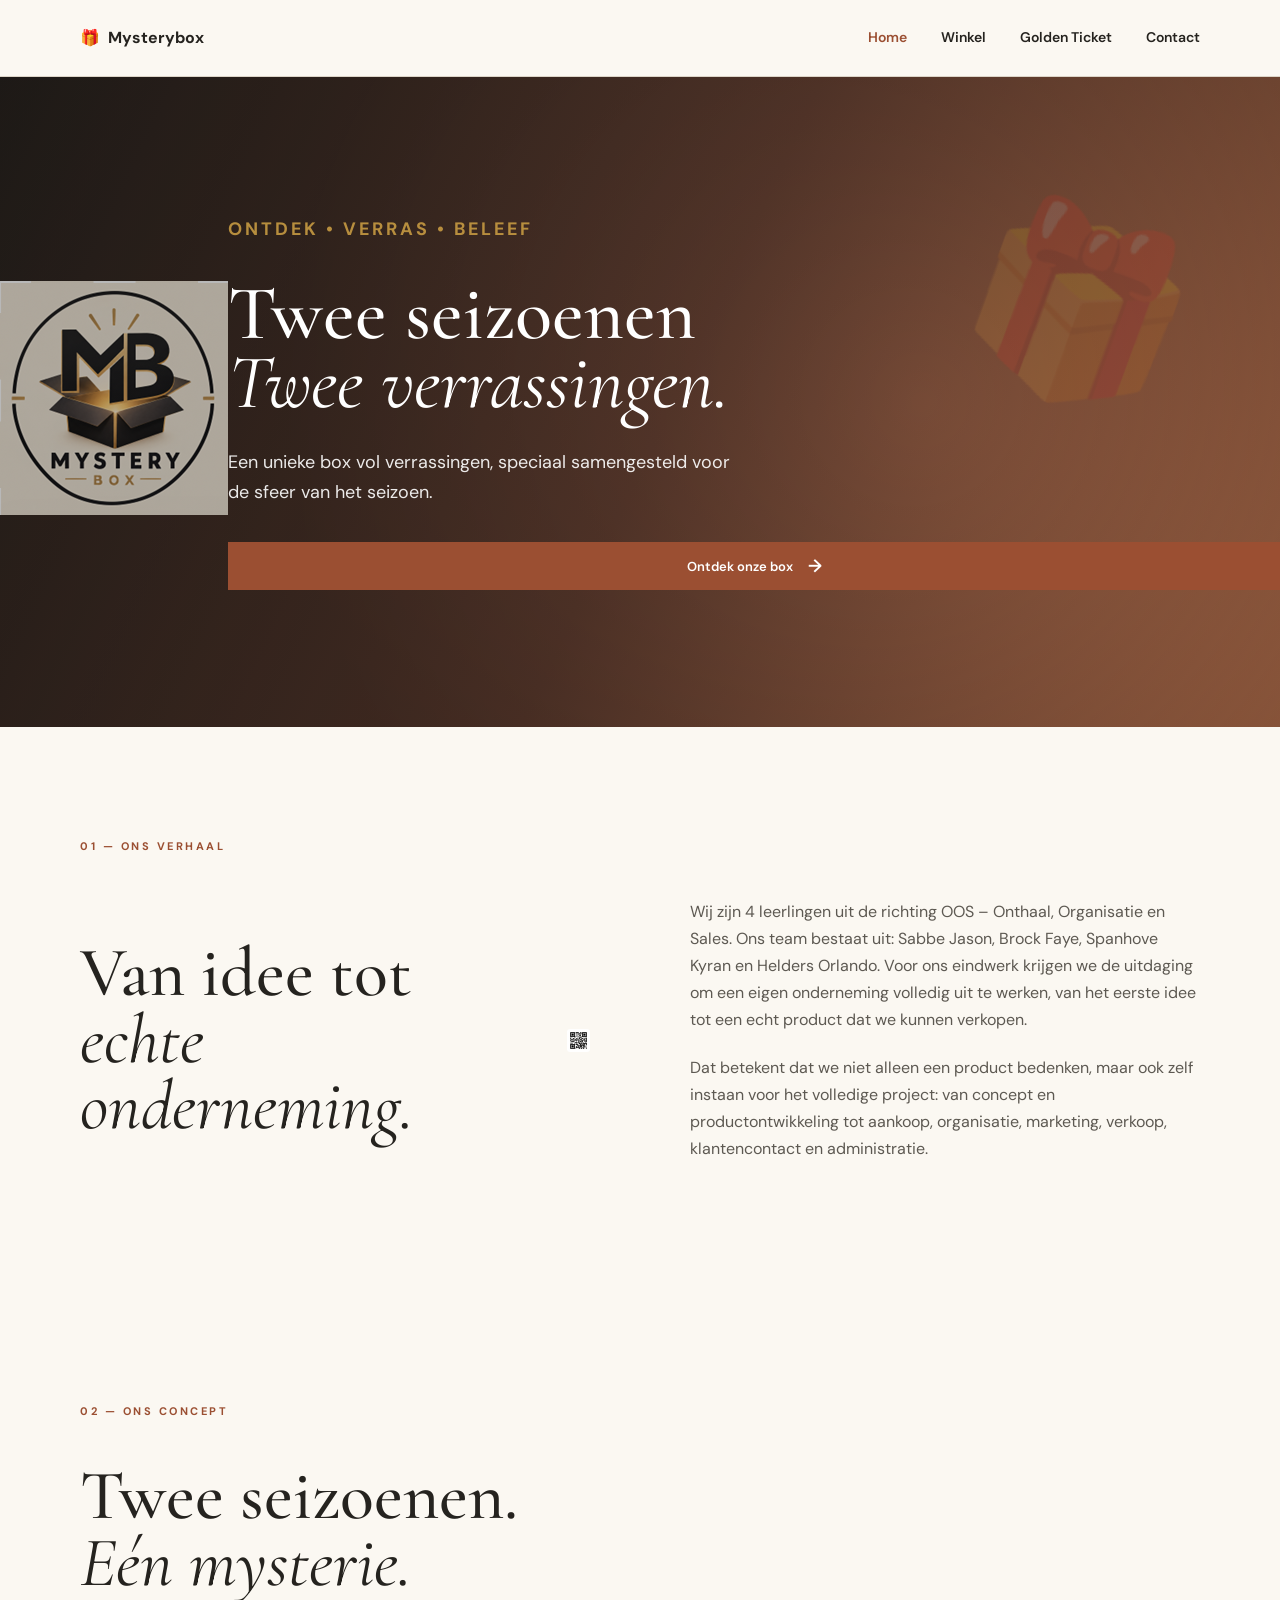
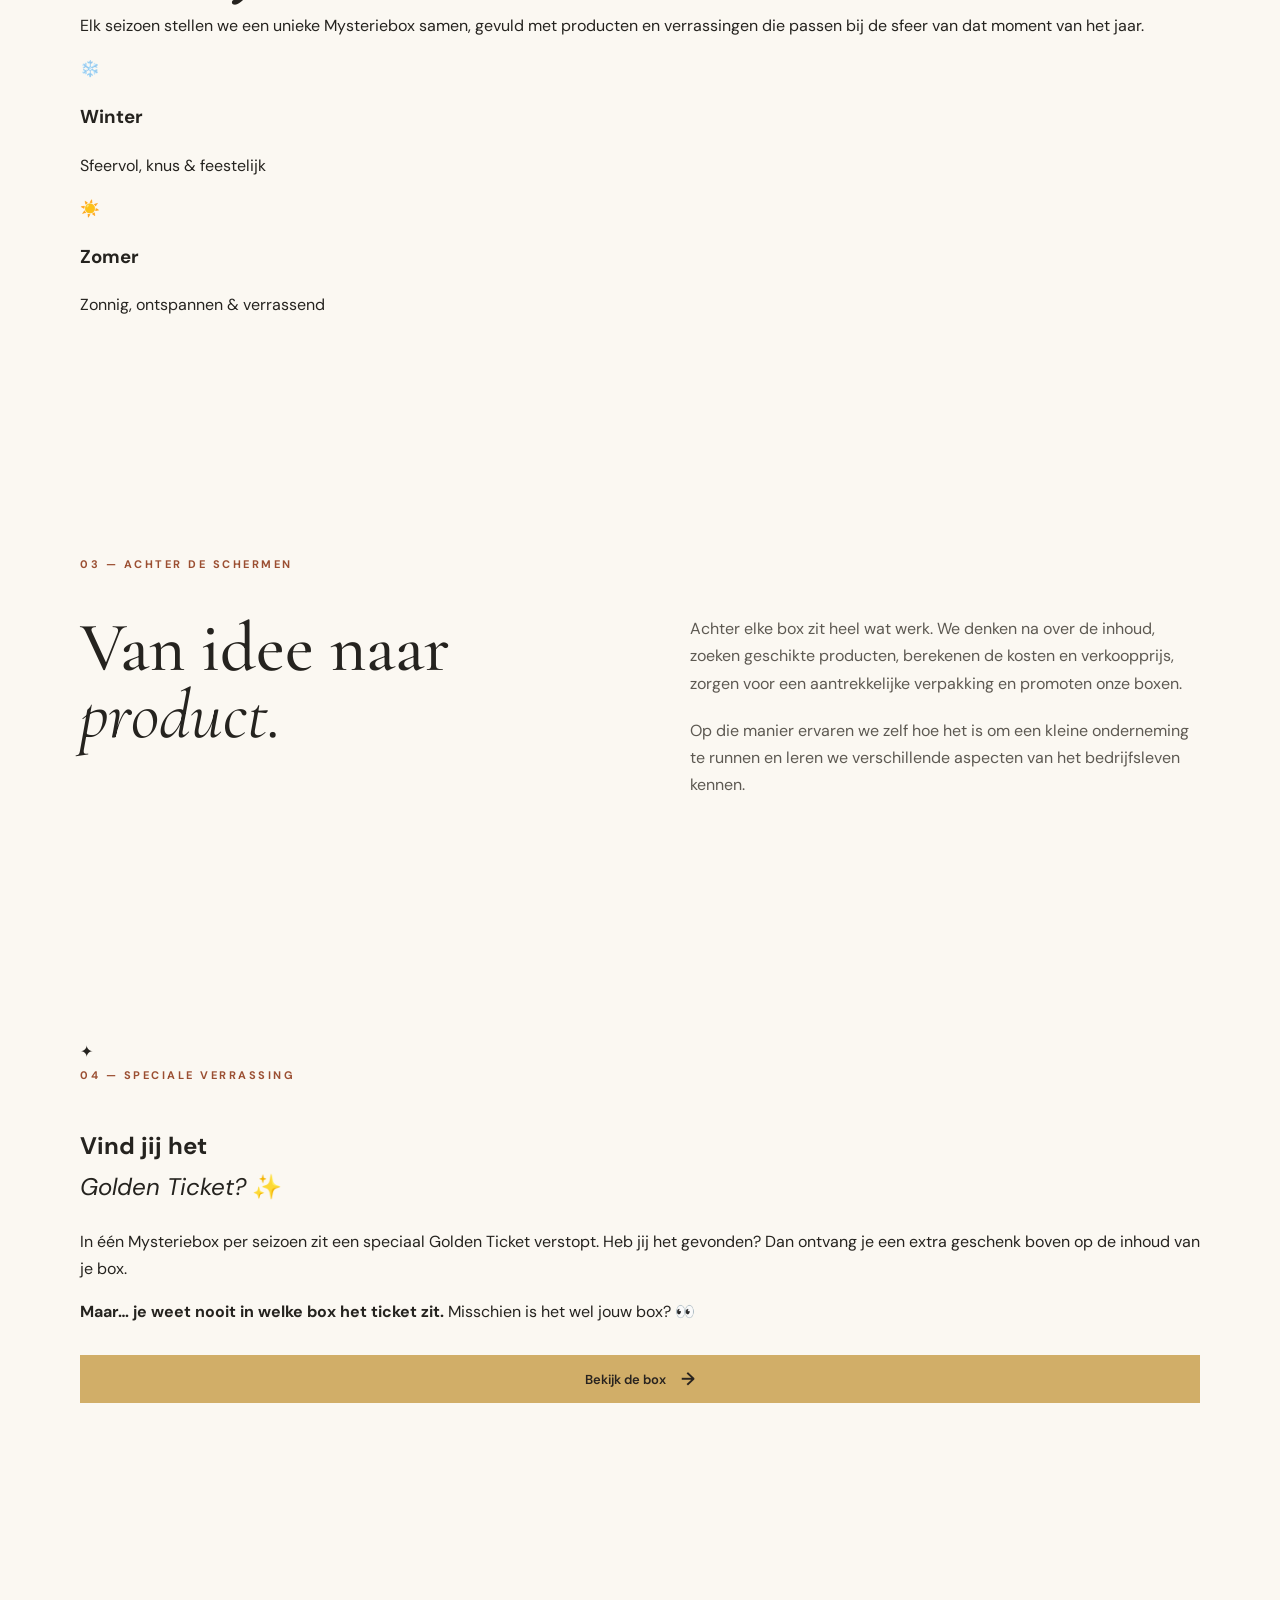
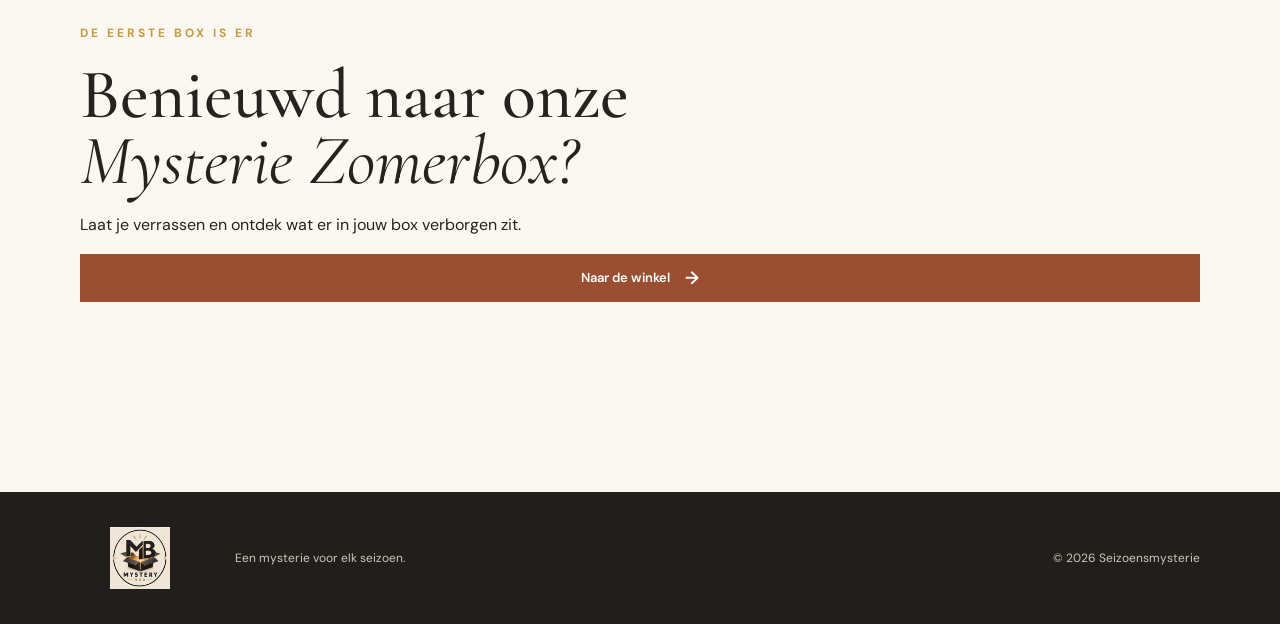
<file: index.html>
<!DOCTYPE html>
<html lang="nl">
<head>
  <meta charset="UTF-8">
  <meta name="viewport" content="width=device-width, initial-scale=1.0">
  <title>Seizoensmysterie | Van idee tot onderneming</title>
  <meta name="description" content="Seizoensmysterie – unieke mysterieboxen voor elk seizoen, samengesteld door vier leerlingen uit OOS.">
  <link rel="stylesheet" href="style.css">
</head>

<body>

<header class="site-header">
  <nav class="nav container">
    <a class="logo" href="index.html"><span>🎁</span> Mysterybox</a>

    <button class="menu-toggle" aria-label="Menu openen">☰</button>

    <div class="nav-links">
      <a class="active" href="index.html">Home</a>
      <a href="winkel.html">Winkel</a>
      <a href="golden-ticket.html">Golden Ticket</a>
      <a href="contact.html">Contact</a>
    </div>
  </nav>
</header>

<main>

  <!-- HERO -->
  <section class="hero">
    <div class="hero-overlay"></div>

    <div class="hero-logo">
      <img src="images/logo.png" alt="Seizoensmysterie">
    </div>

    <div class="hero-content container">
      <p class="eyebrow">ONTDEK • VERRAS • BELEEF</p>

      <h1>
        Twee seizoenen<br>
        <em>Twee verrassingen.</em>
      </h1>

      <p>
        Een unieke box vol verrassingen, speciaal samengesteld voor de sfeer van het seizoen.
      </p>

      <a class="btn" href="winkel.html">
        Ontdek onze box <span>→</span>
      </a>
    </div>
  </section>


  <!-- ONS VERHAAL -->
  <section class="intro section container">

    <div class="section-label">01 — Ons verhaal</div>

    <div class="two-col">

      <div class="story-title">
        <h2>
          Van idee tot <em>echte onderneming.</em>
        </h2>

        <img
          src="images/QR.png"
          alt="QR-code Seizoensmysterie"
          class="qr-code"
        >
      </div>

      <div class="text">

        <p>
          Wij zijn 4 leerlingen uit de richting OOS – Onthaal, Organisatie en Sales.
          Ons team bestaat uit: Sabbe Jason, Brock Faye, Spanhove Kyran en Helders Orlando.
          Voor ons eindwerk krijgen we de uitdaging om een eigen onderneming volledig uit te werken,
          van het eerste idee tot een echt product dat we kunnen verkopen.
        </p>

        <p>
          Dat betekent dat we niet alleen een product bedenken, maar ook zelf instaan voor het volledige project:
          van concept en productontwikkeling tot aankoop, organisatie, marketing, verkoop,
          klantencontact en administratie.
        </p>

      </div>

    </div>
  </section>


  <!-- ONS CONCEPT -->
  <section class="concept section">

    <div class="container">

      <div class="section-label">02 — Ons concept</div>

      <div class="concept-head">

        <h2>
          Twee seizoenen.<br>
          <em>Eén mysterie.</em>
        </h2>

        <p>
          Elk seizoen stellen we een unieke Mysteriebox samen,
          gevuld met producten en verrassingen die passen bij de sfeer
          van dat moment van het jaar.
        </p>

      </div>

      <div class="season-grid">

        <article class="season winter">
          <span>❄️</span>
          <h3>Winter</h3>
          <p>Sfeervol, knus & feestelijk</p>
        </article>

        <article class="season summer">
          <span>☀️</span>
          <h3>Zomer</h3>
          <p>Zonnig, ontspannen & verrassend</p>
        </article>

      </div>

    </div>

  </section>


  <!-- ACHTER DE SCHERMEN -->
  <section class="story section container">

    <div class="section-label">03 — Achter de schermen</div>

    <div class="two-col">

      <div>
        <h2>
          Van idee naar <em>product.</em>
        </h2>
      </div>

      <div class="text">

        <p>
          Achter elke box zit heel wat werk. We denken na over de inhoud,
          zoeken geschikte producten, berekenen de kosten en verkoopprijs,
          zorgen voor een aantrekkelijke verpakking en promoten onze boxen.
        </p>

        <p>
          Op die manier ervaren we zelf hoe het is om een kleine onderneming
          te runnen en leren we verschillende aspecten van het bedrijfsleven kennen.
        </p>

      </div>

    </div>

  </section>


  <!-- GOLDEN TICKET -->
  <section class="golden section">

    <div class="golden-card container">

      <div class="ticket">✦</div>

      <div>

        <div class="section-label light">
          04 — Speciale verrassing
        </div>

        <h2>
          Vind jij het<br>
          <em>Golden Ticket?</em> ✨
        </h2>

        <p>
          In één Mysteriebox per seizoen zit een speciaal Golden Ticket verstopt.
          Heb jij het gevonden? Dan ontvang je een extra geschenk boven op de inhoud van je box.
        </p>

        <p>
          <strong>
            Maar… je weet nooit in welke box het ticket zit.
          </strong>
          Misschien is het wel jouw box? 👀
        </p>

        <a class="btn btn-light" href="winkel.html">
          Bekijk de box <span>→</span>
        </a>

      </div>

    </div>

  </section>


  <!-- CTA -->
  <section class="cta section container">

    <p class="eyebrow">
      DE EERSTE BOX IS ER
    </p>

    <h2>
      Benieuwd naar onze<br>
      <em>Mysterie Zomerbox?</em>
    </h2>

    <p>
      Laat je verrassen en ontdek wat er in jouw box verborgen zit.
    </p>

    <a class="btn" href="winkel.html">
      Naar de winkel <span>→</span>
    </a>

  </section>

</main>


<!-- FOOTER -->
<footer>

  <div class="container footer-inner">

    <div class="logo">
      <img src="images/logo.png" alt="Seizoensmysterie">
    </div>

    <p>
      Een mysterie voor elk seizoen.
    </p>

    <p>
      © 2026 Seizoensmysterie
    </p>

  </div>

</footer>

<script src="script.js"></script>

</body>
</html>
</file>
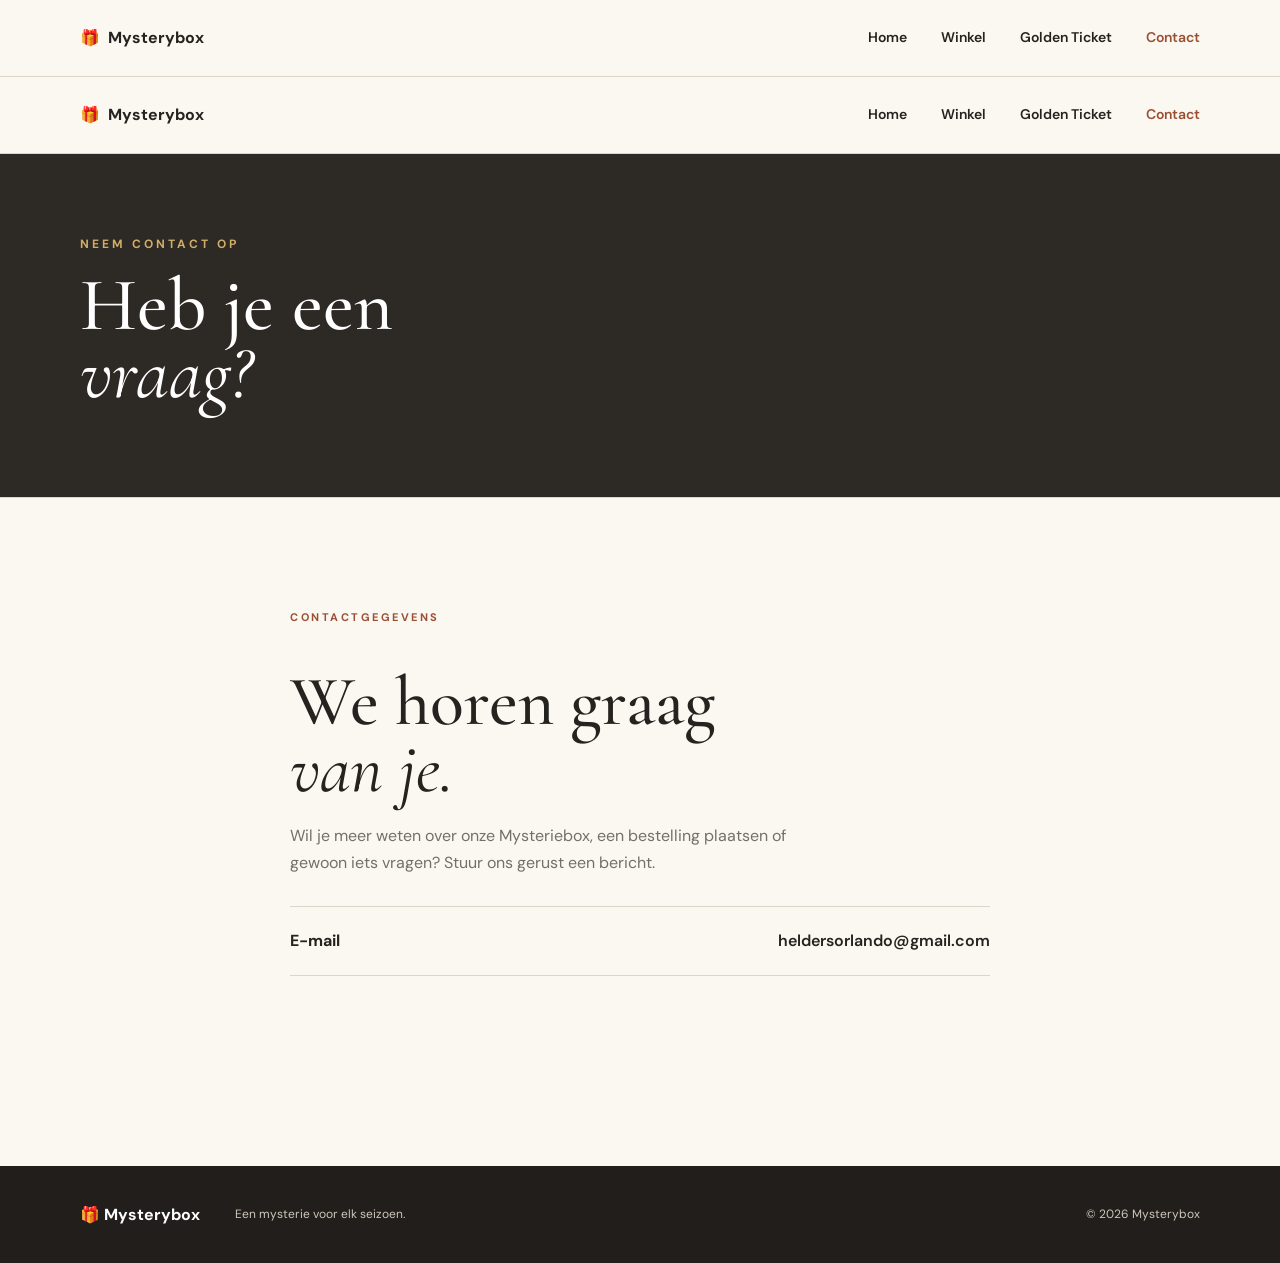
<file: contact.html>
<!DOCTYPE html>
<html lang="nl"><head><meta charset="UTF-8"><meta name="viewport" content="width=device-width, initial-scale=1.0"><title>Contact | Mysterybox</title><meta name="description" content="Neem contact op met Mysterybox."><link rel="stylesheet" href="style.css"></head>
<body>
<header class="site-header">
    <nav class="nav container">
        <a class="logo" href="index.html"><span>🎁</span> Mysterybox</a>
        <button class="menu-toggle" aria-label="Menu openen">☰</button>
        <div class="nav-links">
            <a href="index.html">Home</a>
            <a href="winkel.html">Winkel</a>
            <a href="golden-ticket.html">Golden Ticket</a>
            <a class="active" href="contact.html">Contact</a>
        </div>
    </nav>
</header><header class="site-header">
    <nav class="nav container">
        <a class="logo" href="index.html"><span>🎁</span> Mysterybox</a>
        <button class="menu-toggle" aria-label="Menu openen">☰</button>
        <div class="nav-links">
            <a href="index.html">Home</a>
            <a href="winkel.html">Winkel</a>
            <a href="golden-ticket.html">Golden Ticket</a>
            <a class="active" href="contact.html">Contact</a>
        </div>
    </nav>
</header>
  <main><section class="page-hero contact-hero"><div class="container"><p class="eyebrow">NEEM CONTACT OP</p><h1>Heb je een<br><em>vraag?</em></h1></div></section>
<section class="contact section container"><div><div class="section-label">Contactgegevens</div><h2>We horen graag<br><em>van je.</em></h2><p>Wil je meer weten over onze Mysteriebox, een bestelling plaatsen of gewoon iets vragen? Stuur ons gerust een bericht.</p><div class="contact-detail"><strong>E-mail</strong><span>heldersorlando@gmail.com</span></div></div></div></section></main><footer><div class="container footer-inner"><div class="logo">🎁 Mysterybox</div><p>Een mysterie voor elk seizoen.</p><p>© 2026 Mysterybox</p></div></footer><script src="script.js"></script></body></html>
</file>
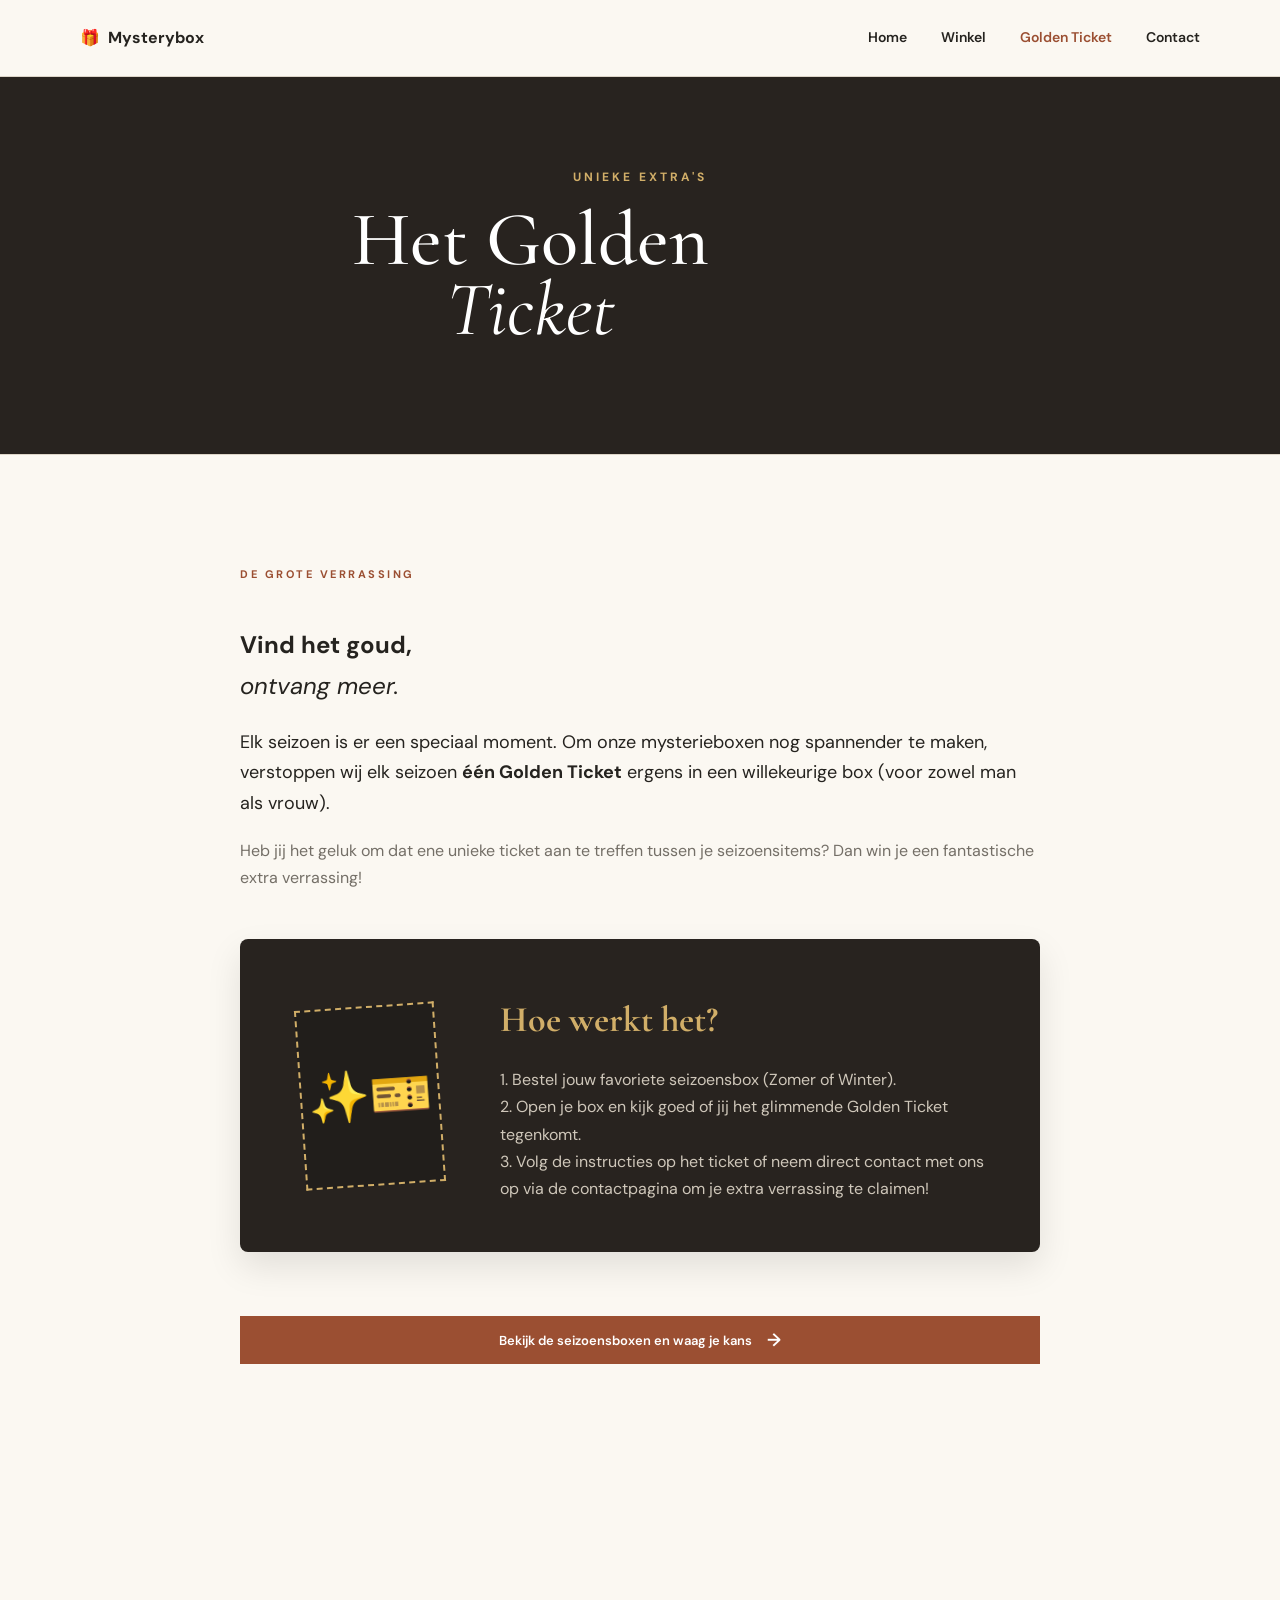
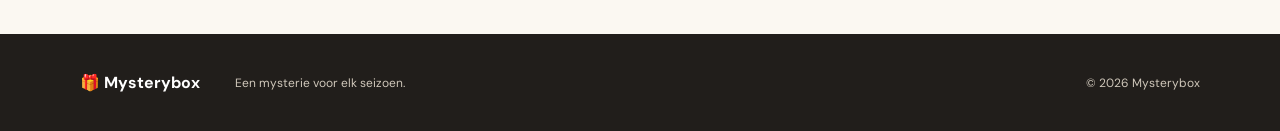
<file: golden-ticket.html>
<!DOCTYPE html>
<html lang="nl">
<head>
    <meta charset="UTF-8">
    <meta name="viewport" content="width=device-width, initial-scale=1.0">
    <title>Golden Ticket | Mysterybox</title>
    <meta name="description" content="Ontdek het Golden Ticket in jouw Mysterybox en win een extra verrassing!">
    <link rel="stylesheet" href="style.css">
    <style>
        .golden-hero {
            background: #28231f;
            color: #fff;
            padding: 90px 0;
            text-align: center;
        }
        .golden-hero .eyebrow {
            color: #d1ae68;
        }
        .golden-hero h1 {
            font-family: 'Cormorant Garamond', serif;
            font-size: clamp(52px, 6vw, 78px);
            line-height: 0.9;
            font-weight: 500;
            margin: 0 0 20px;
        }
        .golden-content {
            max-width: 800px;
            margin: 0 auto;
            padding: 80px 0;
        }
        .ticket-highlight-box {
            display: grid;
            grid-template-columns: 160px 1fr;
            gap: 50px;
            align-items: center;
            background: #28231f;
            color: #fff;
            padding: 50px;
            border-radius: 8px;
            margin-top: 3rem;
            box-shadow: 0 15px 35px rgba(0,0,0,0.1);
        }
        .ticket-box-mockup {
            width: 140px;
            height: 180px;
            border: 2px dashed #d1ae68;
            display: flex;
            align-items: center;
            justify-content: center;
            color: #d1ae68;
            font-size: 50px;
            transform: rotate(-4deg);
            background: #211e1b;
            margin: 0 auto;
        }
        .ticket-highlight-box h3 {
            font-family: 'Cormorant Garamond', serif;
            font-size: 36px;
            color: #d1ae68;
            margin-top: 0;
            margin-bottom: 15px;
        }
        .ticket-highlight-box p {
            color: #cfc7ba;
            margin-bottom: 0;
            font-size: 16px;
        }
        @media (max-width: 800px) {
            .ticket-highlight-box {
                grid-template-columns: 1fr;
                text-align: center;
                gap: 30px;
                padding: 30px;
            }
        }
    </style>
</head>
<body>
<header class="site-header">
    <nav class="nav container">
        <a class="logo" href="index.html"><span>🎁</span> Mysterybox</a>
        <button class="menu-toggle" aria-label="Menu openen">☰</button>
        <div class="nav-links">
            <a href="index.html">Home</a>
            <a href="winkel.html">Winkel</a>
            <a class="active" href="golden-ticket.html">Golden Ticket</a>
            <a href="contact.html">Contact</a>
        </div>
    </nav>
</header>

<main>
    <section class="page-hero golden-hero">
        <div class="container">
            <p class="eyebrow">UNIEKE EXTRA'S</p>
            <h1>Het Golden<br><em>Ticket</em></h1>
        </div>
    </section>

    <section class="section container">
        <div class="golden-content" style="padding-top: 0;">
            <div class="section-label">De grote verrassing</div>
            <h2>Vind het goud,<br><em>ontvang meer.</em></h2>
            <p class="lead" style="font-size: 18px; color: var(--ink); margin-top: 20px;">
                Elk seizoen is er een speciaal moment. Om onze mysterieboxen nog spannender te maken, verstoppen wij elk seizoen <strong>één Golden Ticket</strong> ergens in een willekeurige box (voor zowel man als vrouw).
            </p>
            <p style="color: var(--muted);">
                Heb jij het geluk om dat ene unieke ticket aan te treffen tussen je seizoensitems? Dan win je een fantastische extra verrassing!
            </p>

            <div class="ticket-highlight-box">
                <div class="ticket-box-mockup">✨🎫</div>
                <div>
                    <h3>Hoe werkt het?</h3>
                    <p>
                        1. Bestel jouw favoriete seizoensbox (Zomer of Winter).<br>
                        2. Open je box en kijk goed of jij het glimmende Golden Ticket tegenkomt.<br>
                        3. Volg de instructies op het ticket of neem direct contact met ons op via de contactpagina om je extra verrassing te claimen!
                    </p>
                </div>
            </div>

            <div style="text-align: center; margin-top: 4rem;">
                <a href="winkel.html" class="btn">Bekijk de seizoensboxen en waag je kans <span>→</span></a>
            </div>
        </div>
    </section>
</main>

<footer>
    <div class="container footer-inner">
        <div class="logo">🎁 Mysterybox</div>
        <p>Een mysterie voor elk seizoen.</p>
        <p>© 2026 Mysterybox</p>
    </div>
</footer>

<script src="script.js"></script>
</body>
</html>
</file>
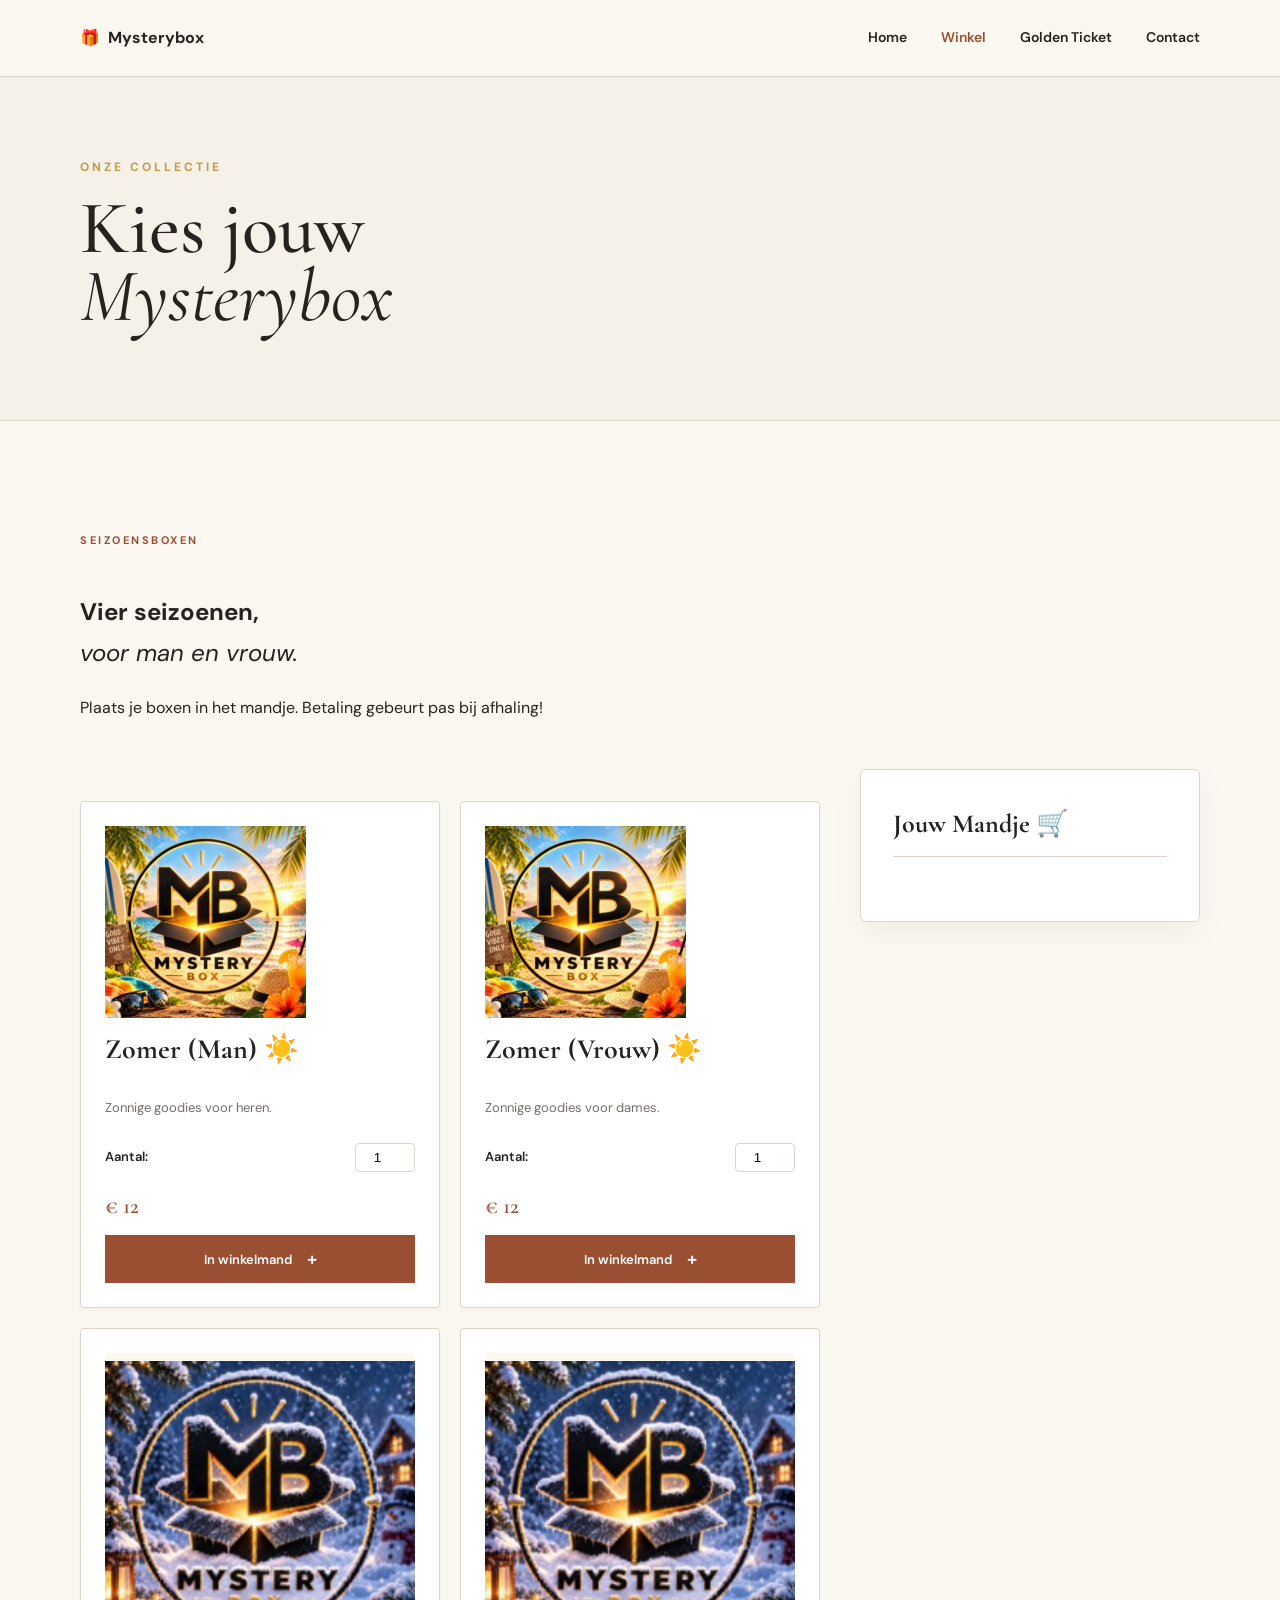
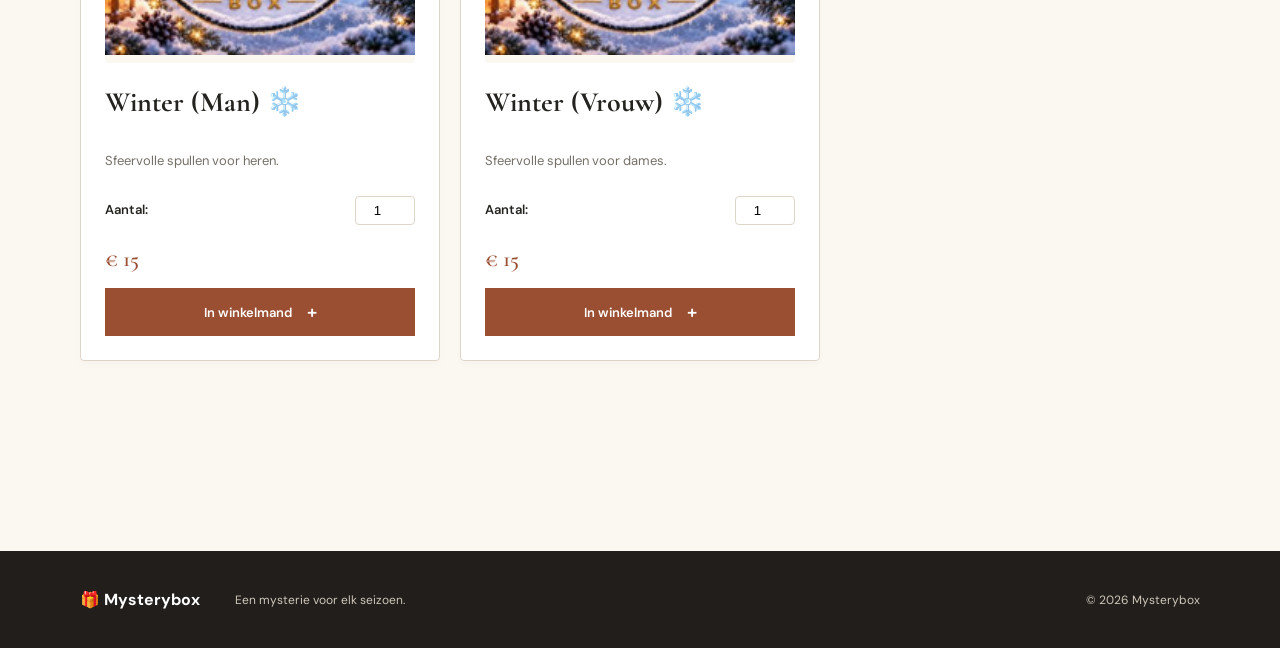
<file: winkel.html>
<!DOCTYPE html>
<html lang="nl">
<head>
    <meta charset="UTF-8">
    <meta name="viewport" content="width=device-width, initial-scale=1.0">
    <title>Winkel | Mysterybox</title>
    <meta name="description" content="Koop onze unieke mysterieboxen per seizoen voor man en vrouw.">
    <link rel="stylesheet" href="style.css">
    <style>
        .shop-layout {
            display: flex;
            gap: 40px;
            align-items: flex-start;
            position: relative;
        }
        .shop-grid-container {
            flex: 1;
        }
        .shop-grid {
            display: grid;
            grid-template-columns: repeat(2, 1fr);
            gap: 20px;
        }
        .product-card {
            background: #fff;
            padding: 1.5rem;
            border: 1px solid var(--line);
            border-radius: 4px;
            display: flex;
            flex-direction: column;
            justify-content: space-between;
        }
        .product-img-container {
            width: 100%;
            aspect-ratio: 1 / 1; /* Maakt het vakje exact vierkant */
            overflow: hidden;
            border-radius: 4px;
            margin-bottom: 1rem;
            background: #fbf8f2; /* Zelfde achtergrondkleur als je pagina */
            display: flex;
            align-items: center;
            justify-content: center;
        }
        .product-img-container img {
            width: 100%;
            height: 100%;
            object-fit: contain; /* Zorgt dat de hele afbeelding erin past zonder af te snijden */
            transition: transform 0.3s ease;
        }
        .product-card:hover .coverg-container img {
            transform: scale(1.05);
        }
        .quantity-controls {
            display: flex;
            align-items: center;
            justify-content: space-between;
            margin-bottom: 1rem;
        }
        .quantity-controls input {
            width: 60px;
            padding: 6px;
            text-align: center;
            border: 1px solid var(--line);
            border-radius: 4px;
        }
        .cart-sidebar {
            width: 340px;
            min-width: 340px;
            background: #fff;
            border: 1px solid var(--line);
            padding: 2rem;
            border-radius: 6px;
            position: sticky;
            top: 100px;
            box-shadow: 0 10px 30px rgba(0,0,0,0.05);
        }
        .cart-sidebar h2 {
            font-family: 'Cormorant Garamond', serif;
            font-size: 26px;
            margin-top: 0;
            margin-bottom: 1rem;
            border-bottom: 1px solid var(--line);
            padding-bottom: 10px;
        }
        .cart-items {
            list-style: none;
            padding: 0;
            margin: 0 0 1rem 0;
            max-height: 300px;
            overflow-y: auto;
        }
        .cart-items li {
            display: flex;
            justify-content: space-between;
            align-items: center;
            padding: 0.6rem 0;
            border-bottom: 1px solid #f0eae1;
            font-size: 14px;
        }
        .cart-total {
            font-family: 'Cormorant Garamond', serif;
            font-weight: 600;
            font-size: 22px;
            text-align: right;
            margin-bottom: 1rem;
            color: var(--ink);
            border-top: 2px solid var(--line);
            padding-top: 10px;
        }
        .modal {
            display: none;
            position: fixed;
            inset: 0;
            background: rgba(0,0,0,0.5);
            z-index: 100;
            align-items: center;
            justify-content: center;
        }
        .modal-content {
            background: #fff;
            padding: 2.5rem;
            border-radius: 8px;
            width: 100%;
            max-width: 450px;
            box-shadow: 0 10px 30px rgba(0,0,0,0.2);
        }
        .modal-content h3 {
            font-family: 'Cormorant Garamond', serif;
            font-size: 28px;
            margin-top: 0;
            margin-bottom: 1rem;
        }
        .form-group {
            margin-bottom: 1rem;
        }
        .form-group label {
            display: block;
            font-size: 13px;
            font-weight: 600;
            margin-bottom: 4px;
            color: var(--ink);
        }
        .form-group input {
            width: 100%;
            padding: 10px;
            border: 1px solid var(--line);
            border-radius: 4px;
            font-family: 'DM Sans', sans-serif;
        }
        .modal-buttons {
            display: flex;
            gap: 10px;
            margin-top: 1.5rem;
        }
        .btn-secondary {
            background: var(--muted);
        }

        /* Standaard onzichtbare mobiele zwevende balk */
        .mobile-cart-bar {
            display: none;
        }

        @media (max-width: 950px) {
            .shop-layout {
                flex-direction: column;
            }
            .cart-sidebar {
                width: 100%;
                min-width: 100%;
                position: static;
                margin-bottom: 60px; /* Ruimte voor de vaste balk onderaan */
            }
            .shop-grid {
                grid-template-columns: 1fr;
            }

            /* Zwevende balk onderaan op gsm wanneer er iets in de mand zit */
            .mobile-cart-bar {
                display: flex;
                position: fixed;
                bottom: 0;
                left: 0;
                right: 0;
                background: #28231f;
                color: #fff;
                padding: 15px 20px;
                justify-content: space-between;
                align-items: center;
                z-index: 99;
                box-shadow: 0 -5px 15px rgba(0,0,0,0.2);
                font-weight: 600;
                font-size: 15px;
            }
            .mobile-cart-bar button {
                background: var(--rust);
                color: #fff;
                border: 0;
                padding: 8px 16px;
                border-radius: 4px;
                font-weight: 600;
                cursor: pointer;
            }
        }
    </style>
</head>
<body>
<header class="site-header">
    <nav class="nav container">
        <a class="logo" href="index.html"><span>🎁</span> Mysterybox</a>
        <button class="menu-toggle" aria-label="Menu openen">☰</button>
        <div class="nav-links">
            <a href="index.html">Home</a>
            <a class="active" href="winkel.html">Winkel</a>
            <a href="golden-ticket.html">Golden Ticket</a>
            <a href="contact.html">Contact</a>
        </div>
    </nav>
</header>

<main>
    <section class="page-hero">
        <div class="container">
            <p class="eyebrow">ONZE COLLECTIE</p>
            <h1>Kies jouw<br><em>Mysterybox</em></h1>
        </div>
    </section>

    <section class="section container">
        <div class="section-label">Seizoensboxen</div>
        <h2>Vier seizoenen,<br><em>voor man en vrouw.</em></h2>
        <p style="margin-bottom: 3rem;">Plaats je boxen in het mandje. Betaling gebeurt pas bij afhaling!</p>

        <div class="shop-layout">
            
            <div class="shop-grid-container">
                <div class="shop-grid">

                    <!-- Zomer Man -->
                    <div class="product-card">
                        <div class="coverg-container"><img src="images/zomer.png" alt="Zomer Mysterybox Man"></div>
                        <h3>Zomer (Man) ☀️</h3>
                        <p style="font-size:13px; color:var(--muted);">Zonnige goodies voor heren.</p>
                        <div class="quantity-controls">
                            <span style="font-size:13px; font-weight:600;">Aantal:</span>
                            <input type="number" id="zomer-man-qty" value="1" min="1" max="10">
                        </div>
                        <span class="price" style="font-size:22px; font-weight:600; margin-bottom:10px;">€ 12</span>
                        <button type="button" class="btn" onclick="voegToe('Zomer Mysterybox (Man)', 12, 'zomer-man-qty')">In winkelmand <span>+</span></button>
                    </div>

                    <!-- Zomer Vrouw -->
                    <div class="product-card">
                        <div class="coverg-container"><img src="images/zomer.png" alt="Zomer Mysterybox Vrouw"></div>
                        <h3>Zomer (Vrouw) ☀️</h3>
                        <p style="font-size:13px; color:var(--muted);">Zonnige goodies voor dames.</p>
                        <div class="quantity-controls">
                            <span style="font-size:13px; font-weight:600;">Aantal:</span>
                            <input type="number" id="zomer-vrouw-qty" value="1" min="1" max="10">
                        </div>
                        <span class="price" style="font-size:22px; font-weight:600; margin-bottom:10px;">€ 12</span>
                        <button type="button" class="btn" onclick="voegToe('Zomer Mysterybox (Vrouw)', 12, 'zomer-vrouw-qty')">In winkelmand <span>+</span></button>
                    </div>

                    <!-- Winter Man -->
                    <div class="product-card">
                        <div class="product-img-container"><img src="images/winter.png" alt="Winter Mysterybox Man"></div>
                        <h3>Winter (Man) ❄️</h3>
                        <p style="font-size:13px; color:var(--muted);">Sfeervolle spullen voor heren.</p>
                        <div class="quantity-controls">
                            <span style="font-size:13px; font-weight:600;">Aantal:</span>
                            <input type="number" id="winter-man-qty" value="1" min="1" max="10">
                        </div>
                        <span class="price" style="font-size:22px; font-weight:600; margin-bottom:10px;">€ 15</span>
                        <button type="button" class="btn" onclick="voegToe('Winter Mysterybox (Man)', 15, 'winter-man-qty')">In winkelmand <span>+</span></button>
                    </div>

                    <!-- Winter Vrouw -->
                    <div class="product-card">
                        <div class="product-img-container"><img src="images/winter.png" alt="Winter Mysterybox Vrouw"></div>
                        <h3>Winter (Vrouw) ❄️</h3>
                        <p style="font-size:13px; color:var(--muted);">Sfeervolle spullen voor dames.</p>
                        <div class="quantity-controls">
                            <span style="font-size:13px; font-weight:600;">Aantal:</span>
                            <input type="number" id="winter-vrouw-qty" value="1" min="1" max="10">
                        </div>
                        <span class="price" style="font-size:22px; font-weight:600; margin-bottom:10px;">€ 15</span>
                        <button type="button" class="btn" onclick="voegToe('Winter Mysterybox (Vrouw)', 15, 'winter-vrouw-qty')">In winkelmand <span>+</span></button>
                    </div>

                </div>
            </div>

            <!-- Vaste Rechterzijkant: Winkelmandje -->
            <div class="cart-sidebar" id="winkelmandje">
                <h2>Jouw Mandje 🛒</h2>
                <ul class="cart-items" id="cart-items-list">
                    <p id="empty-cart-text" style="color: var(--muted); font-style: italic; margin: 0;">Je winkelmandje is nog leeg.</p>
                </ul>
                <div class="cart-total" id="cart-total" style="display: none;">Totaal: € 0,00</div>
                <button type="button" class="btn" id="checkout-btn" style="display: none;" onclick="openOrderModal()">Bestelling doorgeven <span>→</span></button>
            </div>

        </div>

    </section>
</main>

<!-- Zwevende mobiele balk onderaan (alleen zichtbaar op gsm als er iets in de mand zit) -->
<div class="mobile-cart-bar" id="mobile-cart-bar" style="display: none;">
    <span id="mobile-cart-text">🛒 0 items (€ 0,00)</span>
    <button type="button" onclick="scrollToCart()">Bekijk mandje</button>
</div>

<!-- Bestelformulier Modal voor Afhaling -->
<div class="modal" id="order-modal">
    <div class="modal-content">
        <h3>Bestelling voor Afhaling</h3>
        <p style="font-size: 13px; color: var(--muted); margin-bottom: 1.5rem;">Betaling gebeurt bij afhaling. Vul je gegevens in om de bestelling door te geven:</p>
        
        <div class="form-group">
            <label for="cust-naam">Naam *</label>
            <input type="text" id="cust-naam" placeholder="Jouw achternaam" required>
        </div>
        <div class="form-group">
            <label for="cust-voornaam">Voornaam *</label>
            <input type="text" id="cust-voornaam" placeholder="Jouw voornaam" required>
        </div>
        <div class="form-group">
            <label for="cust-email">E-mailadres *</label>
            <input type="email" id="cust-email" placeholder="jouw@email.be" required>
        </div>
        <div class="form-group">
            <label for="cust-klas">Klas (optioneel)</label>
            <input type="text" id="cust-klas" placeholder="Bijv. 4A">
        </div>

        <div class="modal-buttons">
            <button type="button" class="btn" onclick="sendOrderEmail()">Verstuur Bestelling</button>
            <button type="button" class="btn btn-secondary" onclick="closeOrderModal()">Annuleren</button>
        </div>
    </div>
</div>

<footer>
    <div class="container footer-inner">
        <div class="logo">🎁 Mysterybox</div>
        <p>Een mysterie voor elk seizoen.</p>
        <p>© 2026 Mysterybox</p>
    </div>
</footer>

<script>
    function getCart() {
        try {
            return JSON.parse(localStorage.getItem('mystery_cart')) || [];
        } catch (e) {
            return [];
        }
    }

    function saveCart(cart) {
        localStorage.setItem('mystery_cart', JSON.stringify(cart));
    }

    function voegToe(productName, price, qtyId) {
        const qtyInput = document.getElementById(qtyId);
        if (!qtyInput) return;
        
        const quantity = parseInt(qtyInput.value) || 1;
        let cart = getCart();
        
        const existingIndex = cart.findIndex(item => item.name === productName);

        if (existingIndex > -1) {
            cart[existingIndex].quantity += quantity;
        } else {
            cart.push({
                name: productName,
                price: price,
                quantity: quantity
            });
        }

        saveCart(cart);
        updateCartUI();
    }

    function verwijderItem(index) {
        let cart = getCart();
        cart.splice(index, 1);
        saveCart(cart);
        updateCartUI();
    }

    function updateCartUI() {
        const list = document.getElementById('cart-items-list');
        const totalDiv = document.getElementById('cart-total');
        const emptyText = document.getElementById('empty-cart-text');
        const checkoutBtn = document.getElementById('checkout-btn');
        const mobileBar = document.getElementById('mobile-cart-bar');
        const mobileText = document.getElementById('mobile-cart-text');

        if (!list) return;
        let cart = getCart();
        list.innerHTML = '';

        let totalItems = 0;
        let total = 0;

        cart.forEach(item => {
            totalItems += item.quantity;
            total += item.price * item.quantity;
        });

        if (cart.length === 0) {
            if (emptyText) emptyText.style.display = 'block';
            if (totalDiv) totalDiv.style.display = 'none';
            if (checkoutBtn) checkoutBtn.style.display = 'none';
            if (mobileBar) mobileBar.style.display = 'none';
            return;
        }

        if (emptyText) emptyText.style.display = 'none';
        if (totalDiv) totalDiv.style.display = 'block';
        if (checkoutBtn) checkoutBtn.style.display = 'block';
        
        // Toon mobiele vaste balk indien op gsm en items aanwezig
        if (window.innerWidth <= 950 && mobileBar) {
            mobileBar.style.display = 'flex';
            if (mobileText) mobileText.innerText = `🛒 ${totalItems} item(s) (€ ${total.toFixed(2)})`;
        }

        cart.forEach((item, index) => {
            let itemTotal = item.price * item.quantity;
            
            const li = document.createElement('li');
            li.innerHTML = `
                <div style="display:flex; flex-direction:column; padding-right:5px;">
                    <strong>${item.quantity}x ${item.name}</strong>
                    <span style="font-size: 12px; color: var(--muted);">€ ${itemTotal.toFixed(2)}</span>
                </div>
                <button type="button" onclick="verwijderItem(${index})" title="Verwijder" style="background:none; color:#ff4d4d; border:1px solid #ff4d4d; width:22px; height:22px; border-radius:50%; cursor:pointer; font-size:11px; font-weight:bold; display:flex; align-items:center; justify-content:center;">X</button>
            `;
            list.appendChild(li);
        });

        if (totalDiv) totalDiv.innerText = `Totaal: € ${total.toFixed(2)}`;
    }

    function scrollToCart() {
        const cartElement = document.getElementById('winkelmandje');
        if (cartElement) {
            cartElement.scrollIntoView({ behavior: 'smooth' });
        }
    }

    function openOrderModal() {
        let cart = getCart();
        if (cart.length === 0) return;
        const modal = document.getElementById('order-modal');
        if (modal) modal.style.display = 'flex';
    }

    function closeOrderModal() {
        const modal = document.getElementById('order-modal');
        if (modal) modal.style.display = 'none';
    }

    function sendOrderEmail() {
        const naam = document.getElementById('cust-naam').value.trim();
        const voornaam = document.getElementById('cust-voornaam').value.trim();
        const email = document.getElementById('cust-email').value.trim();
        const klas = document.getElementById('cust-klas').value.trim();

        if (!naam || !voornaam || !email) {
            alert('Gelieve minstens je Naam, Voornaam en E-mailadres in te vullen.');
            return;
        }

        let cart = getCart();
        let orderSummary = `Nieuwe bestelling voor afhaling!\n\nGEGEVENS KLANT:\nNaam: ${voornaam} ${naam}\nE-mail: ${email}`;
        if (klas) {
            orderSummary += `\nKlas: ${klas}`;
        }
        
        orderSummary += `\n\nBESTELLING:\n`;
        cart.forEach(item => {
            orderSummary += `- ${item.quantity}x ${item.name} (€ ${(item.price * item.quantity).toFixed(2)})\n`;
        });
        
        let total = cart.reduce((sum, item) => sum + (item.price * item.quantity), 0);
        orderSummary += `\nTotaalbedrag te betalen bij afhaling: € ${total.toFixed(2)}`;

        window.location.href = `mailto:heldersorlando@gmail.com?subject=Bestelling%20Afhaling%20Mysterybox%20-%20${encodeURIComponent(voornaam + ' ' + naam)}&body=${encodeURIComponent(orderSummary)}`;
    }

    window.addEventListener('DOMContentLoaded', updateCartUI);
    window.addEventListener('resize', updateCartUI);
</script>

<script src="script.js"></script>
</body>
</html>
</file>
<file: style.css>
@import url('https://fonts.googleapis.com/css2?family=Cormorant+Garamond:wght@400;500;600;700&family=DM+Sans:wght@400;500;600;700&display=swap');

:root {
  --ink: #25231f;
  --cream: #f5f0e8;
  --paper: #fbf8f2;
  --rust: #9b4f32;
  --gold: #c69a42;
  --muted: #746f67;
  --line: #ddd5c8;
}

* {
  box-sizing: border-box;
}

html {
  scroll-behavior: smooth;
}

body {
  margin: 0;
  background: var(--paper);
  color: var(--ink);
  font-family: 'DM Sans', Arial, sans-serif;
  line-height: 1.7;
}

.container {
  width: min(1120px, calc(100% - 48px));
  margin: auto;
}

/* =========================
   HEADER
========================= */

.site-header {
  position: sticky;
  top: 0;
  z-index: 10;
  background: rgba(251, 248, 242, 0.94);
  backdrop-filter: blur(12px);
  border-bottom: 1px solid var(--line);
}

.nav {
  height: 76px;
  display: flex;
  align-items: center;
  justify-content: space-between;
}

.logo {
  display: flex;
  align-items: center;
  text-decoration: none;
  font-weight: 700;
  color: var(--ink);
  gap: 8px;
}

.logo img {
  display: block;
  width: 120px;
  height: auto;
  max-height: 62px;
  object-fit: contain;
}

.nav-links {
  display: flex;
  gap: 34px;
}

.nav-links a {
  color: var(--ink);
  text-decoration: none;
  font-size: 14px;
  font-weight: 600;
  transition: color 0.2s ease;
}

.nav-links a:hover,
.nav-links .active {
  color: var(--rust);
}

.menu-toggle {
  display: none;
  background: none;
  border: 0;
  font-size: 24px;
  cursor: pointer;
}

/* =========================
   HERO
========================= */

.hero {
  min-height: 650px;
  display: flex;
  align-items: center;
  position: relative;
  background: linear-gradient(
    115deg,
    #28231f,
    #5b3a2d 52%,
    #aa6948
  );
  overflow: hidden;
}

.hero:after {
  content: '🎁';
  position: absolute;
  right: 7%;
  top: 12%;
  font-size: 180px;
  opacity: 0.13;
  transform: rotate(20deg);
}

.hero-overlay {
  position: absolute;
  inset: 0;
  background: radial-gradient(
    circle at 72% 50%,
    transparent 0,
    rgba(0, 0, 0, 0.28) 65%
  );
}

.hero-content {
  position: relative;
  z-index: 1;
  color: #fff;
  padding: 90px 0;
}

.eyebrow {
  font-size: 12px;
  letter-spacing: 3px;
  font-weight: 700;
  margin: 0 0 18px;
  color: var(--gold);
}

.hero h1,
.page-hero h1 {
  font-family: 'Cormorant Garamond', serif;
  font-size: clamp(52px, 6vw, 78px);
  line-height: 0.9;
  font-weight: 500;
  margin: 0 0 30px;
  max-width: 900px;
}

.hero h1 em,
.page-hero h1 em,
h2 em {
  font-style: italic;
  font-weight: 400;
}

.hero p {
  max-width: 520px;
  font-size: 18px;
  opacity: 0.9;
  margin-bottom: 34px;
}

/* =========================
   BUTTONS
========================= */

.btn {
  display: inline-flex;
  align-items: center;
  justify-content: center;
  gap: 15px;
  background: var(--rust);
  color: #fff;
  text-decoration: none;
  border: 0;
  padding: 15px 22px;
  font: 600 13px 'DM Sans', sans-serif;
  cursor: pointer;
  transition: transform 0.2s ease, background 0.2s ease;
  width: 100%;
}

.btn span {
  font-size: 18px;
  line-height: 1;
}

.btn:hover {
  transform: translateY(-2px);
  background: #843f27;
}

.btn-light {
  background: #d1ae68;
  color: #28231f;
  margin-top: 14px;
}

/* =========================
   SECTIONS
========================= */

.section {
  padding: 110px 0;
}

.section-label {
  font-size: 11px;
  letter-spacing: 2.5px;
  text-transform: uppercase;
  color: var(--rust);
  font-weight: 700;
  margin-bottom: 42px;
}

.two-col {
  display: grid;
  grid-template-columns: 1fr 1fr;
  gap: 100px;
}

.two-col h2,
.concept h2,
.story h2,
.cta h2,
.contact h2 {
  font: 500 clamp(45px, 6vw, 70px) / 0.95
    'Cormorant Garamond', serif;
  margin: 0;
}

.text p {
  margin: 0 0 20px;
  color: #5d5952;
}

/* =========================
   WINKEL / SHOP GRID
========================= */

.shop-grid {
  display: grid;
  grid-template-columns: repeat(auto-fit, minmax(240px, 1fr));
  gap: 2rem;
  margin-top: 2rem;
}

.product-card {
  background: #fff;
  padding: 2rem 1.5rem;
  border-radius: 4px;
  text-align: left;
  border: 1px solid var(--line);
  display: flex;
  flex-direction: column;
  justify-content: space-between;
  box-shadow: 0 4px 6px rgba(0,0,0,0.02);
}

.product-card h3 {
  font-family: 'Cormorant Garamond', serif;
  font-size: 28px;
  margin: 0 0 10px;
  color: var(--ink);
}

.product-card p {
  font-size: 14px;
  color: var(--muted);
  margin-bottom: 1.5rem;
}

.product-card .price {
  font-family: 'Cormorant Garamond', serif;
  font-weight: 600;
  font-size: 26px;
  color: var(--rust);
  margin-bottom: 1rem;
  display: block;
}

/* =========================
   WINKELMANDJE SECTIE
========================= */

.cart-section {
  background: #fff;
  border: 1px solid var(--line);
  padding: 2.5rem;
  border-radius: 4px;
  margin-top: 4rem;
  box-shadow: 0 10px 30px rgba(0,0,0,0.03);
}

.cart-section h2 {
  font-family: 'Cormorant Garamond', serif;
  font-size: 36px;
  margin-bottom: 1.5rem;
}

.cart-items {
  list-style: none;
  padding: 0;
  margin: 0 0 1.5rem 0;
}

.cart-items li {
  display: flex;
  justify-content: space-between;
  align-items: center;
  padding: 1rem 0;
  border-bottom: 1px solid var(--line);
  font-size: 15px;
}

.cart-total {
  font-family: 'Cormorant Garamond', serif;
  font-weight: 600;
  font-size: 28px;
  text-align: right;
  margin-bottom: 1.5rem;
  color: var(--ink);
}

.remove-btn {
  background: none;
  color: #ff4d4d;
  border: 1px solid #ff4d4d;
  width: 24px;
  height: 24px;
  border-radius: 50%;
  cursor: pointer;
  font-size: 11px;
  font-weight: bold;
  display: inline-flex;
  align-items: center;
  justify-content: center;
  margin-left: 15px;
  transition: all 0.2s ease;
}

.remove-btn:hover {
  background: #ff4d4d;
  color: #fff;
}

#empty-cart-text {
  color: var(--muted);
  font-style: italic;
  margin: 0;
}

/* =========================
   PAGE HERO
========================= */

.page-hero {
  padding: 80px 0 60px;
  background: var(--cream);
  border-bottom: 1px solid var(--line);
}

.page-hero h1 {
  font-size: clamp(45px, 7vw, 75px);
}

/* =========================
   CONTACT
========================= */

.contact {
  display: grid;
  grid-template-columns: 1fr;
  max-width: 700px;
  margin: 0 auto;
}

.contact > div > p {
  color: var(--muted);
  max-width: 500px;
  margin: 20px 0 30px;
}

.contact-detail {
  border-top: 1px solid var(--line);
  border-bottom: 1px solid var(--line);
  padding: 20px 0;
  display: flex;
  justify-content: space-between;
  font-size: 16px;
}

.contact-detail span {
  color: var(--ink);
  font-weight: 600;
}

.contact-hero {
  background: #2d2925;
  color: #fff;
}

.contact-hero .eyebrow {
  color: #d1ae68;
}

/* =========================
   FOOTER
========================= */

footer {
  background: #211e1b;
  color: #cfc7ba;
  padding: 35px 0;
  margin-top: 80px;
}

.footer-inner {
  display: flex;
  align-items: center;
  gap: 35px;
}

.footer-inner .logo {
  color: #fff;
}

.footer-inner p {
  font-size: 12px;
  margin: 0;
}

.footer-inner p:last-child {
  margin-left: auto;
}

/* =========================
   TABLET / MOBILE
========================= */

@media (max-width: 800px) {
  .container {
    width: min(100% - 32px, 1120px);
  }

  .nav {
    height: 70px;
  }

  .logo img {
    width: 90px;
    max-height: 45px;
  }

  .nav-links {
    display: none;
    position: absolute;
    top: 70px;
    left: 0;
    right: 0;
    background: var(--paper);
    padding: 20px 30px;
    flex-direction: column;
    gap: 16px;
    border-bottom: 1px solid var(--line);
  }

  .nav-links.open {
    display: flex;
  }

  .menu-toggle {
    display: block;
  }

  .hero {
    min-height: 570px;
  }

  .hero-content {
    padding: 70px 0;
  }

  .hero h1 {
    font-size: clamp(48px, 12vw, 68px);
    max-width: 100%;
  }

  .shop-grid {
    grid-template-columns: 1fr;
  }

  .footer-inner {
    flex-direction: column;
    align-items: flex-start;
    gap: 10px;
  }

  .footer-inner p:last-child {
    margin-left: 0;
  }
}
/* QR-code */
.qr-section {
  text-align: center;
  padding-top: 70px;
  padding-bottom: 70px;
}

.qr-section h2 {
  margin-bottom: 12px;
}

.qr-section p {
  margin-bottom: 25px;
}

/* QR-code bij ons verhaal */

.story-title {
  display: flex;
  align-items: center;
  gap: 25px;
}

.story-title h2 {
  margin: 0;
}

.qr-code {
  width: 23px;
  height: 23px;
  object-fit: contain;
  padding: 2px;
  background: #fff;
  border-radius: 3px;
  flex-shrink: 0;
}

/* Mobiele versie */

@media (max-width: 700px) {

  .story-title {
    align-items: flex-start;
    gap: 15px;
  }

  .qr-code {
    width: 70px;
    height: 70px;
  }

}
</file>
